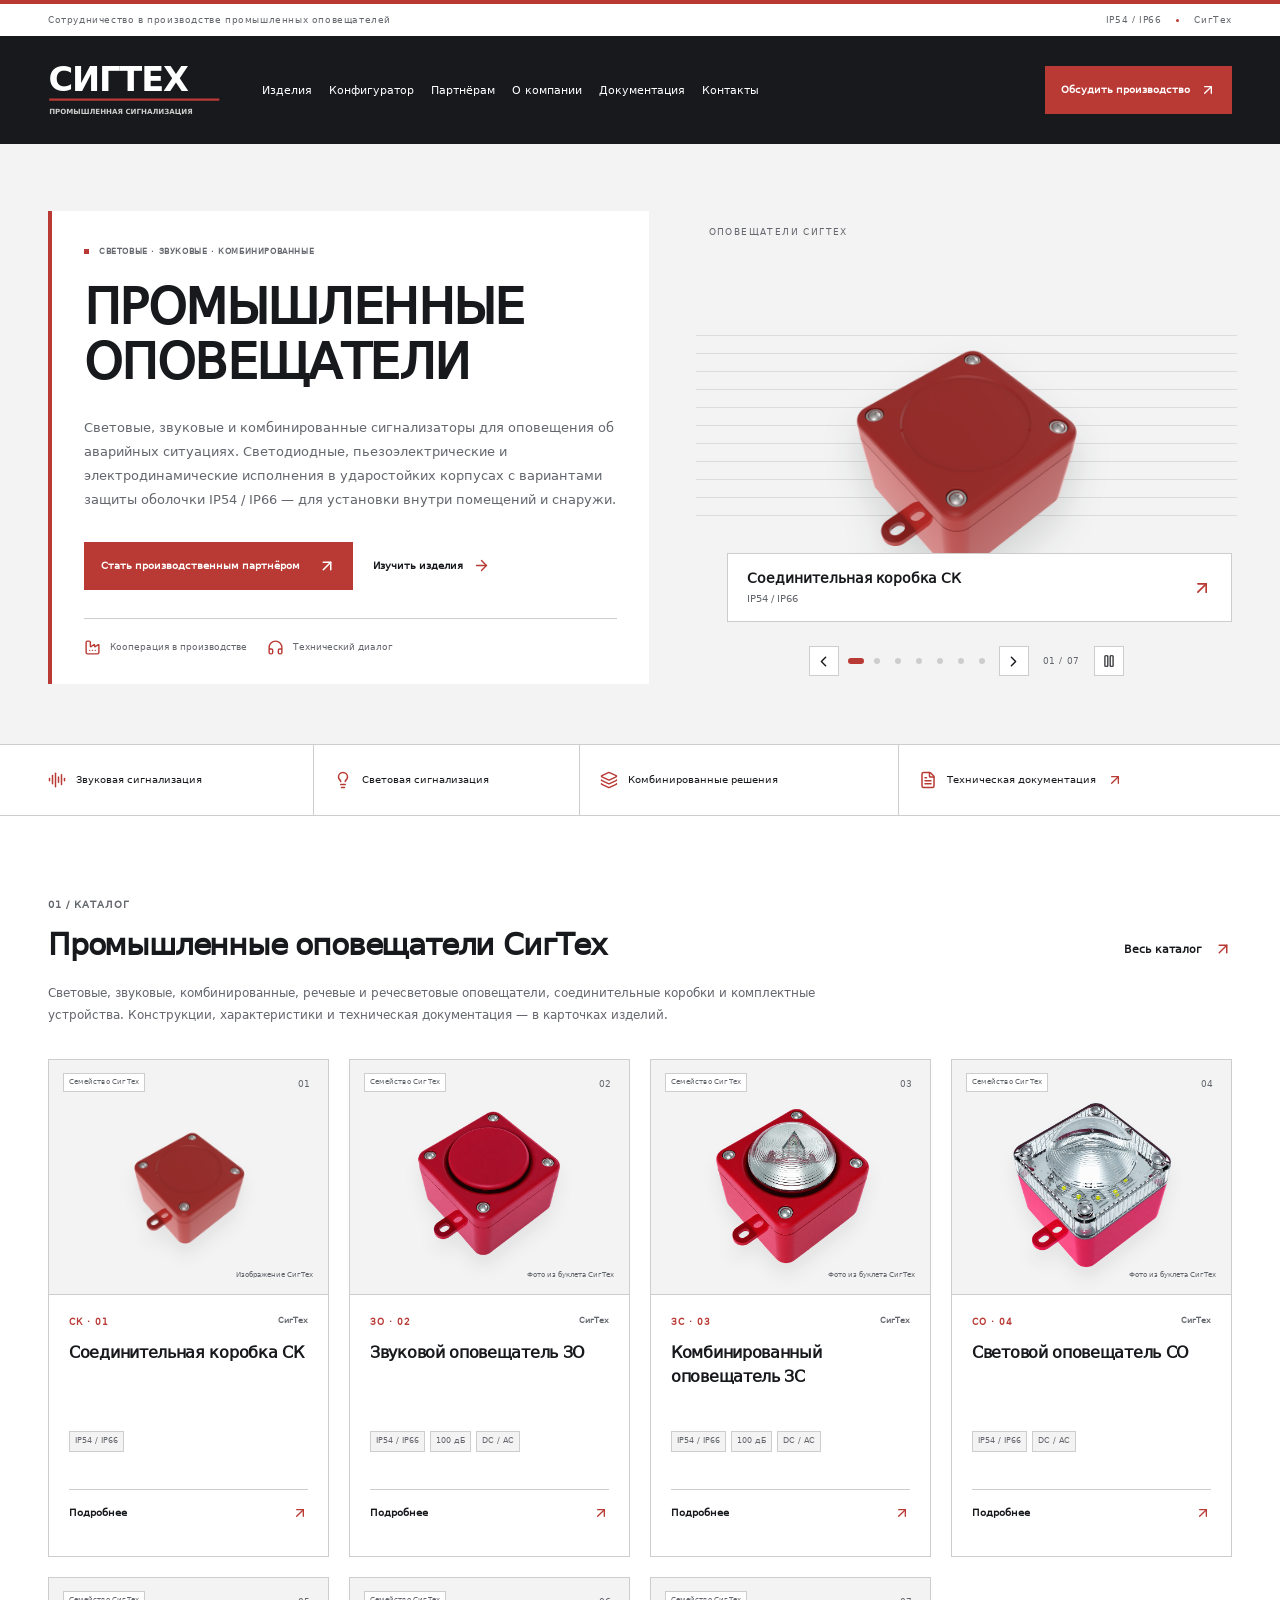
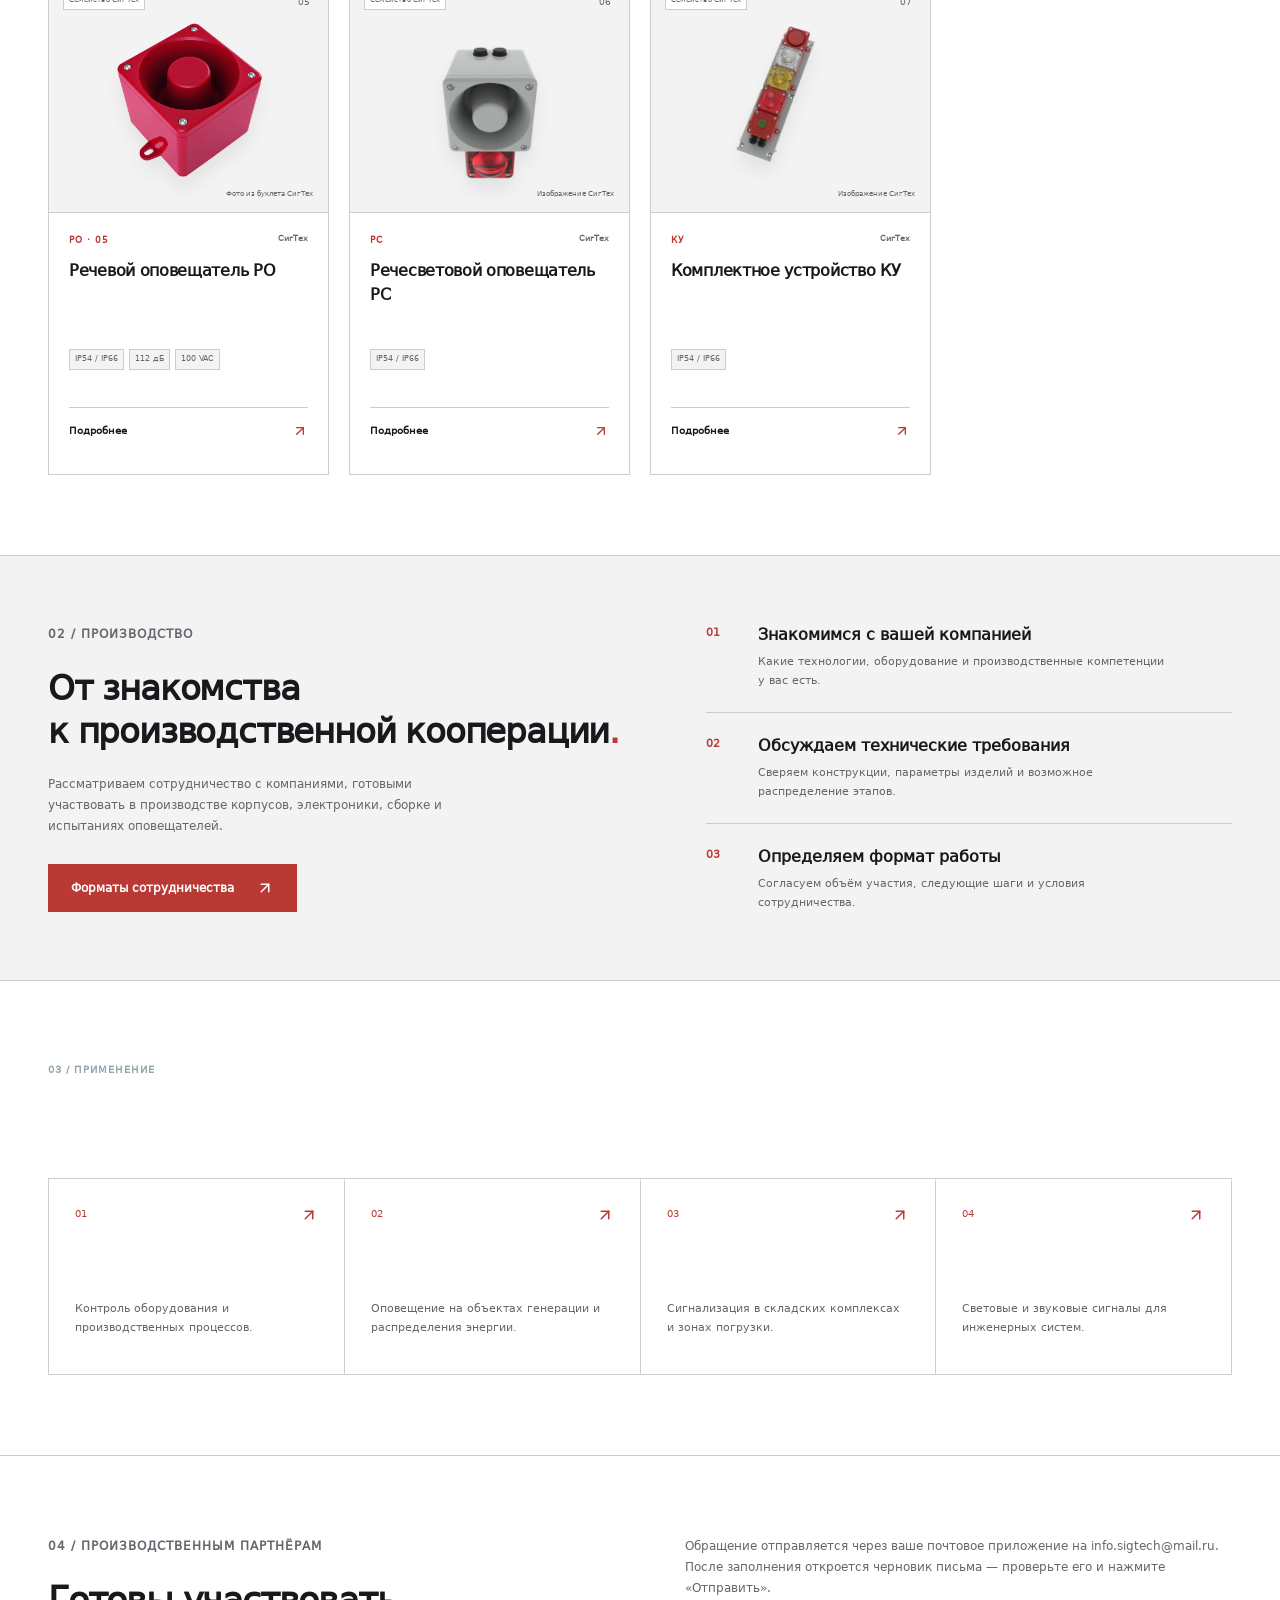
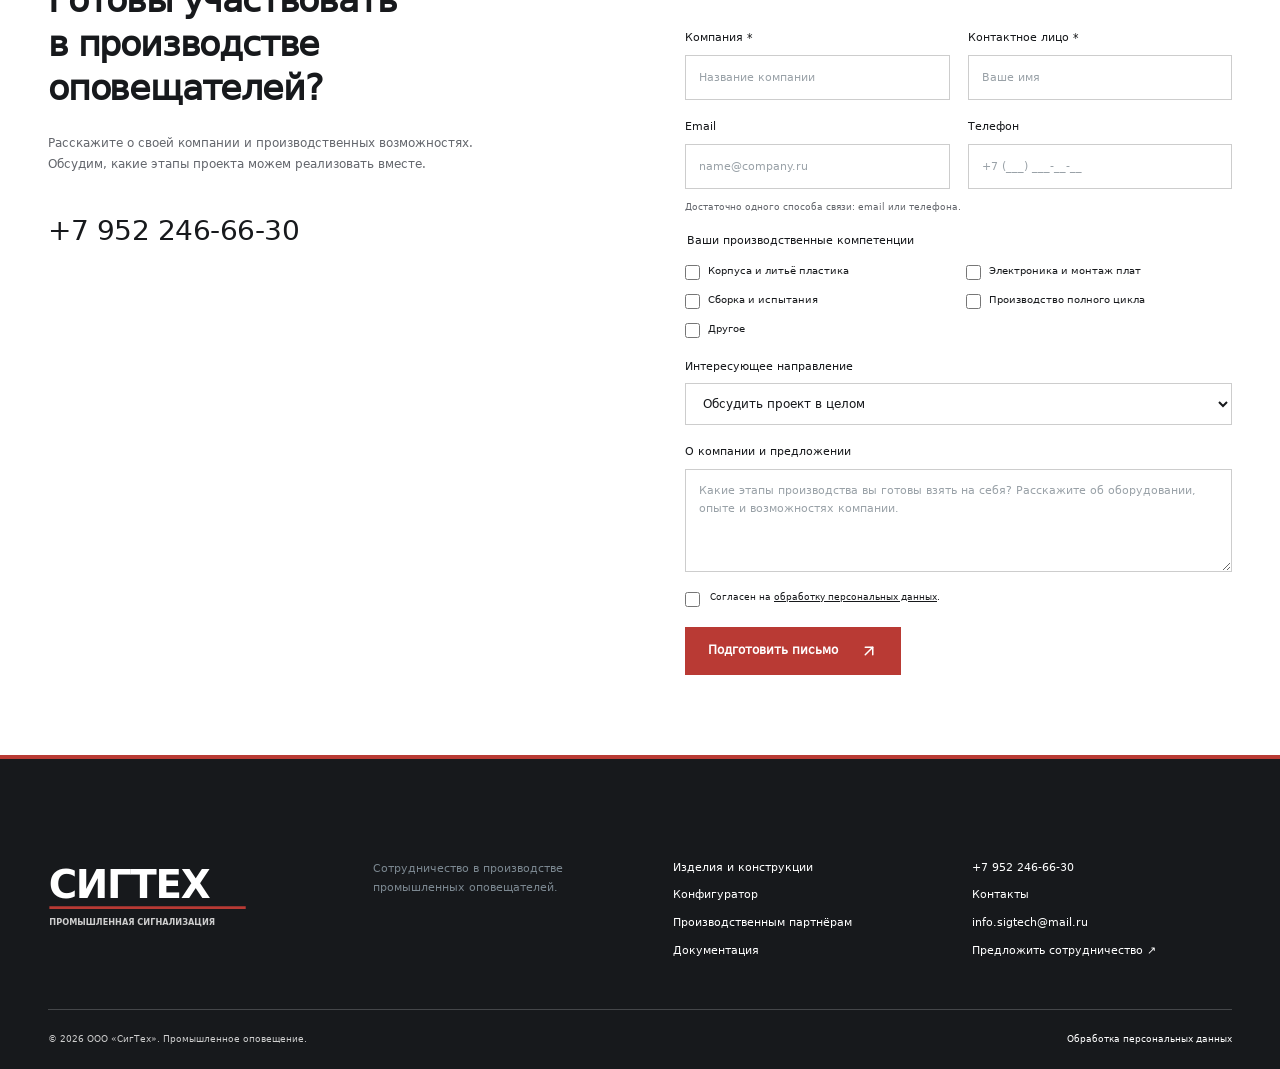
<file: index.html>
<!doctype html><html lang="ru"><head><meta charset="utf-8"><meta name="viewport" content="width=device-width,initial-scale=1"><meta name="description" content="Промышленные световые, звуковые и комбинированные оповещатели СигТех. Каталог и производственное сотрудничество."><title>СигТех — промышленные оповещатели</title><link rel="stylesheet" href="./style.css"></head><body><div id="root"></div><script src="./app.js" defer></script></body></html>
</file>
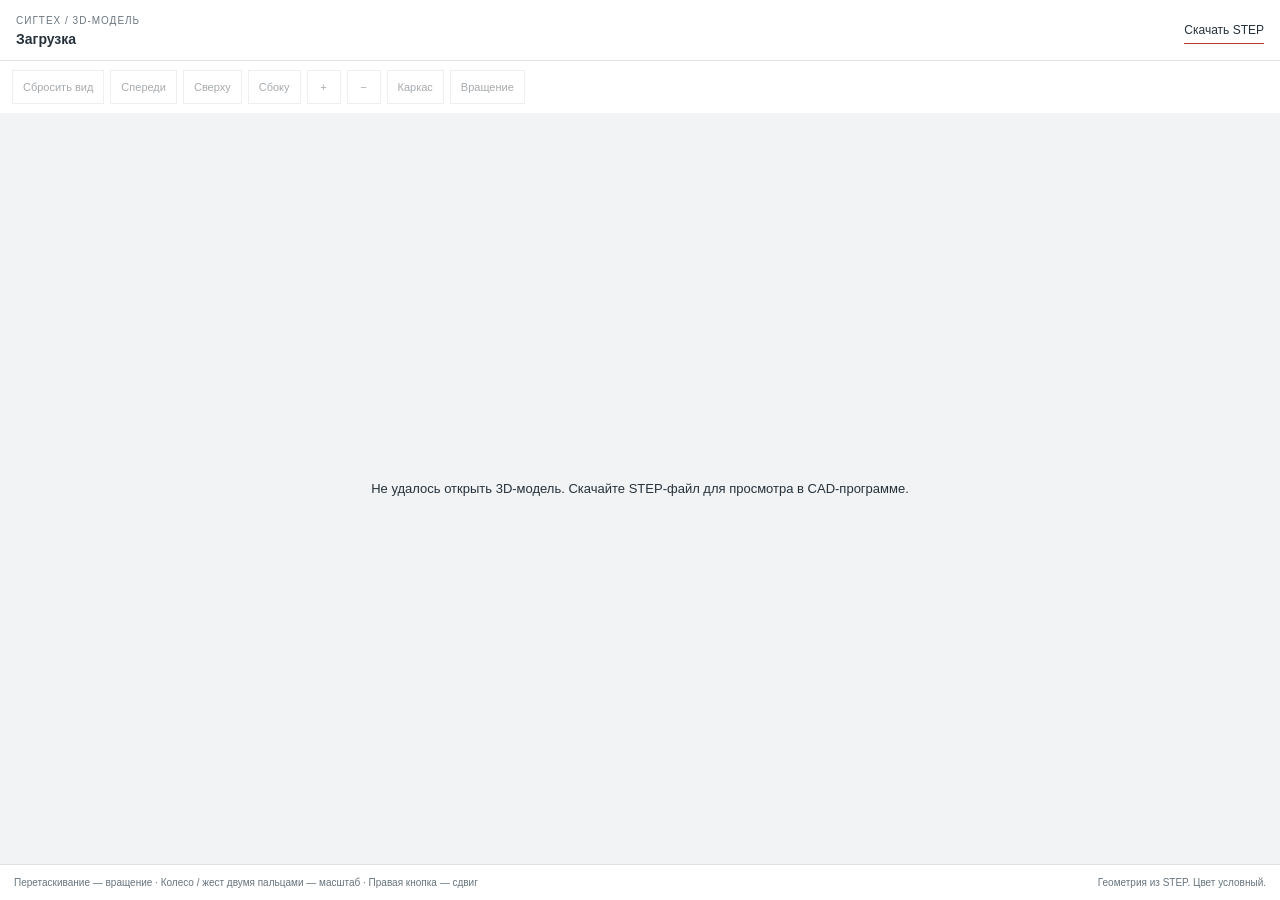
<file: viewer.html>
<!doctype html><html lang="ru"><head><meta charset="utf-8"><meta name="viewport" content="width=device-width,initial-scale=1"><title>СигТех — 3D-просмотр STEP-модели</title><style>
*{box-sizing:border-box}html,body{margin:0;height:100%;font-family:Arial,sans-serif;color:#25313b;background:#f1f3f4}body{display:flex;flex-direction:column}.bar{padding:13px 16px;display:flex;align-items:center;justify-content:space-between;gap:10px;background:white;border-bottom:1px solid #dde2e5;font-size:12px}.bar strong{display:block;margin-top:4px;font-size:14px}.bar small{font-size:10px;color:#6c7780;letter-spacing:1px}a{color:#25313b;text-decoration:none;border-bottom:1px solid #B93A34;padding:6px 0}.tools{display:flex;gap:6px;flex-wrap:wrap;padding:9px 12px;background:#fff}button{border:1px solid #d3d9dd;background:#fff;color:#25313b;min-height:34px;min-width:34px;padding:7px 10px;font-size:11px;cursor:pointer}button:hover,button[aria-pressed=true]{background:#B93A34;border-color:#B93A34}button:disabled{opacity:.4;cursor:default}button:focus-visible,a:focus-visible{outline:3px solid #B93A34;outline-offset:2px}#stage{flex:1;position:relative;min-height:180px;overflow:hidden}canvas{display:block;width:100%;height:100%;touch-action:none}#status{position:absolute;inset:0;display:flex;align-items:center;justify-content:center;padding:25px;text-align:center;font-size:13px;background:#f1f3f4;z-index:2}#status[hidden]{display:none}.hint{display:flex;justify-content:space-between;gap:12px;flex-wrap:wrap;padding:10px 14px;font-size:10px;color:#67747d;background:#fff;border-top:1px solid #dde2e5;line-height:1.5}
body.embedded #step-link,body.presentation .bar,body.presentation .hint{display:none}body.presentation .tools{background:#f1f3f4;padding:10px 14px}body.presentation #stage{min-height:150px}</style></head><body><header class="bar"><div><small>СИГТЕХ / 3D-МОДЕЛЬ</small><strong id="model-name">Загрузка</strong></div><a id="step-link" download>Скачать STEP</a></header><div class="tools" role="toolbar" aria-label="Управление 3D-моделью"><button disabled id="reset">Сбросить вид</button><button disabled id="front">Спереди</button><button disabled id="top">Сверху</button><button disabled id="side">Сбоку</button><button disabled id="zoom-in" aria-label="Приблизить">+</button><button disabled id="zoom-out" aria-label="Отдалить">−</button><button disabled id="wire" aria-pressed="false">Каркас</button><button disabled id="rotate" aria-pressed="false">Вращение</button></div><div id="stage"><div id="status" role="status">Загружаем геометрию STEP-модели…</div></div><footer class="hint"><span>Перетаскивание — вращение · Колесо / жест двумя пальцами — масштаб · Правая кнопка — сдвиг</span><span id="source-note">Геометрия из STEP. Цвет условный.</span></footer><script>const options=new URLSearchParams(location.search);if(options.get("presentation")==="1")document.body.classList.add("presentation");if(options.get("embedded")==="1")document.body.classList.add("embedded");</script><script src="./viewer.js" defer></script></body></html>
</file>
<file: style.css>
:root{--ink:#17191C;--orange:#B93A34;--muted:#64676D;--line:#CDCDCD;--pale:#F3F3F3}*{box-sizing:border-box}body{margin:0;font-family:'Golos Text',Arial,sans-serif;color:var(--ink);font-size:14px;line-height:1.6;background:#fff}a{color:inherit;text-decoration:none}button,input,select,textarea{font:inherit}button,a,input,textarea,select{-webkit-tap-highlight-color:transparent}button{cursor:pointer}button:disabled{opacity:.4;cursor:not-allowed}button{color:inherit}button:focus-visible,a:focus-visible,input:focus-visible,select:focus-visible,textarea:focus-visible{outline:3px solid #B93A34;outline-offset:4px}img{max-width:100%}h1,h2,h3,p{margin-top:0}h1{font-size:44px;line-height:1.16;font-weight:600;letter-spacing:-1.7px;margin-bottom:25px}h2{font-size:32px;line-height:1.25;font-weight:550;letter-spacing:-1px;margin-bottom:22px}h3{font-size:17px;line-height:1.4;font-weight:550}p{line-height:1.75}h2>span{color:var(--orange)}.wrap{max-width:1320px;padding:0 38px;margin:auto}.topbar{background:#f3f4f5;font-size:10px;color:#697178;border-bottom:1px solid var(--line)}.topbar .wrap{display:flex;justify-content:space-between;padding-top:8px;padding-bottom:8px}.topbar span:last-child{display:flex;gap:15px;align-items:center}.topbar i{width:3px;height:3px;background:var(--orange);border-radius:50%}header{background:white;position:relative;z-index:20;border-bottom:1px solid var(--line)}.header-inner{display:flex;gap:28px;height:94px;align-items:center;justify-content:space-between}.brand{display:flex;align-items:center;gap:10px;flex-shrink:0}.brand>span:last-child{font-size:28px;font-weight:750;letter-spacing:-1.1px;line-height:1.1}.brand small{display:block;font-size:6.6px;letter-spacing:1px;font-weight:500;margin-top:9px}.brand-icon{height:37px;width:36px;display:flex;gap:4px;align-items:center;transform:skew(-15deg)}.brand-icon i{width:7px;background:var(--orange);display:block}.brand-icon i:nth-child(1){height:17px}.brand-icon i:nth-child(2){height:33px}.brand-icon i:nth-child(3){height:24px}nav{display:flex;gap:25px;align-items:center}nav a{font-size:12px;font-weight:500;white-space:nowrap}nav a:hover,nav a.active{color:#c95b0b}.header-phone{font-size:12px;font-weight:600;white-space:nowrap}.btn{display:inline-flex;gap:22px;justify-content:center;align-items:center;min-height:48px;background:var(--orange);border:1px solid var(--orange);color:#141b22;padding:12px 22px;font-size:12px;font-weight:600;transition:background .2s;white-space:nowrap}.btn:hover{background:#ff8c33}.quote-btn{min-height:42px;padding:10px 15px;gap:12px}.quote-btn span{border-left:1px solid #9b4a1240;padding-left:12px;min-width:20px}.icon-btn{border:0;background:transparent;display:inline-flex;align-items:center;justify-content:center;min-width:40px;min-height:40px}.menu-toggle{display:none}.hero{background:#1c252c;color:white;position:relative;overflow:hidden}.hero-grid{position:absolute;inset:0;pointer-events:none;background-image:linear-gradient(#ffffff03 1px,transparent 1px),linear-gradient(90deg,#ffffff03 1px,transparent 1px);background-size:72px 72px}.hero-content{display:grid;grid-template-columns:1.12fr 1fr;min-height:590px}.hero-copy{padding:60px 0 0;position:relative;z-index:2}.eyebrow{font-size:10px;font-weight:550;letter-spacing:1.6px;color:#757f86;margin-bottom:22px;display:flex;align-items:center;gap:10px}.hero .eyebrow{color:#b2bbc1;font-size:9px}.eyebrow>span{height:5px;width:5px;background:var(--orange)}.hero h1{font-size:60px;line-height:1.08;letter-spacing:-2.5px;font-weight:500;margin-bottom:23px}.hero h1 em{font-style:normal;color:var(--orange)}.hero-desc{font-size:13px;line-height:1.8;max-width:390px;color:#aeb7bd;margin-bottom:30px}.hero-actions{display:flex;align-items:center;gap:28px;flex-wrap:wrap}.text-link{font-size:11px;font-weight:500;display:inline-flex;align-items:center;gap:12px;color:#e5e9ec;white-space:nowrap}.text-link:hover{color:var(--orange)}.text-link.dark{color:var(--ink)}.hero-foot{border-top:1px solid #ffffff18;display:flex;gap:28px;margin-top:44px;padding-top:22px;font-size:10px;color:#aab4bb}.hero-foot span{display:flex;align-items:center;gap:9px}.hero-foot svg{color:var(--orange)}.hero-art{position:relative;display:flex;align-items:center;justify-content:center;min-width:0}.hero-art>img{width:91%;image-rendering:auto;position:relative;z-index:1;transform:rotate(-6deg);filter:drop-shadow(20px 30px 20px #0008);margin-top:30px}.orbit{position:absolute;border:1px solid #ffffff10;border-radius:50%;width:425px;height:425px;left:50%;top:50%;transform:translate(-50%,-44%)}.o2{width:305px;height:305px;border-style:dashed}.art-cross{position:absolute;right:3px;top:48px;color:#65717a;font-size:20px}.art-caption{position:absolute;top:45px;left:50px;font-size:10px;z-index:2}.art-caption>span{display:block;color:#84929c;font-size:7px;letter-spacing:1.5px;margin-bottom:9px}.art-caption strong{font-weight:400;color:#b1bcc3;line-height:1.6}.art-link{display:flex;position:absolute;bottom:73px;right:0;background:#28343eaa;backdrop-filter:blur(10px);border:1px solid #ffffff20;padding:15px 18px;width:235px;justify-content:space-between;z-index:3}.art-link span{font-size:17px;font-weight:500}.art-link small{display:block;font-size:9px;color:#acb7bd;margin-top:3px}.art-link svg{color:var(--orange)}.art-coordinate{position:absolute;bottom:24px;right:0;font-size:7px;letter-spacing:1.3px;color:#6e7d87}.service-strip{background:#26313a;color:#c4cdd2}.service-strip .wrap{display:grid;grid-template-columns:1fr 1fr 1.2fr 1.25fr}.service-strip span,.service-strip a{display:flex;gap:10px;align-items:center;font-size:10px;padding:23px 20px;border-right:1px solid #ffffff10}.service-strip span:first-child{padding-left:0}.service-strip svg{width:18px;color:#f08b41}.service-strip a{border-right:0}.section{padding-top:70px;padding-bottom:70px}.section-head{display:flex;justify-content:space-between;gap:25px;align-items:flex-end;margin-bottom:30px}.section-head h2,.section-head h1{margin-bottom:0}.section-head .text-link{padding-bottom:5px}.section-head .eyebrow{margin-bottom:14px}.category-grid{display:grid;grid-template-columns:repeat(5,minmax(0,1fr));border:1px solid var(--line)}.category-card{padding:25px 23px 20px;border-right:1px solid var(--line);background:#fff;transition:background .2s}.category-card:hover{background:var(--pale)}.category-top{display:flex;justify-content:space-between;align-items:flex-start;margin-bottom:28px}.category-top svg{width:31px;height:31px}.category-top span{font-size:9px;color:#9ca3a9}.category-card h3{font-size:15px;line-height:1.4;min-height:43px;margin-bottom:20px}.category-bottom{display:flex;align-items:center;justify-content:space-between}.category-bottom small{color:#858d94;font-size:10px}.category-bottom svg{color:#d46a20}.manufacture{background:#f1f3f4}.manufacture-inner{padding-top:60px;padding-bottom:60px;display:grid;grid-template-columns:1.1fr 1fr;gap:120px}.manufacture h2{font-size:37px}.manufacture p{font-size:12px;color:#75818a;max-width:410px}.manufacture .btn{margin-top:15px}.process>div{padding:0 0 22px 52px;position:relative;border-bottom:1px solid #d9dfe3;margin-bottom:22px}.process>div:last-child{margin-bottom:0;border:0;padding-bottom:0}.process span{position:absolute;left:0;top:0;color:#d86616;font-size:11px}.process h3{margin-bottom:5px;font-size:15px}.process p{margin:0;font-size:11px}.demo-note{font-size:10px;line-height:1.6;color:#7c858c;max-width:760px;margin-bottom:22px}.product-grid{display:grid;grid-template-columns:repeat(3,minmax(0,1fr));gap:22px}.product-card{min-width:0;border:1px solid var(--line);background:white}.product-visual{background:#f1f3f4;height:240px;position:relative;display:flex;justify-content:center;align-items:center;overflow:hidden}.product-visual>img{height:175px;width:auto;max-width:70%;object-fit:contain;transition:transform .25s}.product-visual:hover>img{transform:scale(1.06)}.visual-1>img{filter:saturate(.15)}.visual-2>img{transform:rotate(8deg)}.visual-2:hover>img{transform:rotate(8deg) scale(1.06)}.badge{position:absolute;left:17px;top:17px;padding:4px 8px;font-size:8px;letter-spacing:.2px;background:white;z-index:2}.badge.own{background:#e8ecea;color:#4f6960}.visual-no{position:absolute;top:17px;right:18px;color:#9ba4aa;font-size:9px}.demo-tag{position:absolute;right:15px;bottom:12px;color:#90999f;font-size:8px}.product-info{padding:22px}.micro{font-size:10px;letter-spacing:.6px;display:flex;justify-content:space-between;color:#6f7b83;margin-bottom:10px}.micro span{font-size:8px;letter-spacing:0;color:#889299}.product-info h3{font-size:17px;line-height:1.45;min-height:48px;margin-bottom:20px}.spec-line{display:flex;gap:7px;flex-wrap:wrap;margin-bottom:20px}.spec-line span{background:#f2f4f5;font-size:9px;padding:4px 7px;color:#626e77}.card-bottom{display:flex;justify-content:space-between;align-items:center;border-top:1px solid var(--line);padding-top:16px}.card-bottom>a:first-child{display:flex;gap:7px;align-items:center;font-size:10px}.add-small{height:32px;width:32px;background:#fff2e8;display:flex;align-items:center;justify-content:center;color:#B93A34}.industries{background:#1e2931;color:#fff}.industries .eyebrow{color:#95a4ad}.industry-grid{display:grid;grid-template-columns:repeat(4,minmax(0,1fr));gap:35px;margin-top:40px}.industry-grid>div{border-top:1px solid #ffffff30;padding-top:20px}.industry-grid>div>span{display:flex;justify-content:space-between;color:#8296a3;font-size:10px;margin-bottom:36px}.industry-grid svg{color:var(--orange)}.industry-grid h3{font-size:18px}.industry-grid p{font-size:11px;color:#a1afb9}.contact-split{display:grid;grid-template-columns:1fr 1fr;gap:90px}.contact-split h2{font-size:35px}.contact-split p{font-size:12px;color:#7b858d}.big-phone{font-size:27px;display:block;margin-top:34px;font-weight:550}.big-email{display:block;margin-top:15px}.contact-details{border-top:1px solid var(--line);padding-top:30px;margin-top:35px}.request-form{display:flex;flex-direction:column;gap:18px}.form-grid{display:grid;grid-template-columns:1fr 1fr;gap:18px}label{display:flex;flex-direction:column;gap:8px;font-size:11px;font-weight:500;min-width:0}input,textarea,select{border:1px solid #dce1e5;border-radius:0;background:white;padding:12px 13px;width:100%;min-width:0;color:var(--ink);font-size:12px;outline-offset:2px}textarea{resize:vertical}input::placeholder,textarea::placeholder{color:#9aa2a8;font-size:11px}input[type=checkbox]{width:15px;height:15px;accent-color:var(--orange);flex-shrink:0;margin:2px 0}input[type=range]{padding:0;accent-color:var(--orange)}.request-form>.btn{align-self:flex-start;min-width:200px}.consent{flex-direction:row;font-weight:400;color:#7c858c;font-size:9px;line-height:1.6;align-items:flex-start;gap:10px}.consent a{text-decoration:underline}.honeypot{position:absolute;width:1px;height:1px;overflow:hidden;left:-9999px}.muted{color:#7b858e;font-size:11px}.request-form>small{margin-top:-7px;font-size:9px}.form-error{font-size:12px!important;color:#a72f29!important;background:#fff0ed;padding:12px;border:1px solid #efc8c0}.upload-label{border:1px dashed #c8d1d7;padding:15px}.upload-label input{border:0;padding:4px 0;font-size:10px}.upload-label small{color:#7b858c;font-size:9px}.form-box{padding:30px;background:var(--pale);border:1px solid var(--line)}.form-box h2{font-size:22px}.inner{min-height:65vh}.breadcrumbs{font-size:10px;color:#8c969c;display:flex;align-items:center;gap:10px;margin-bottom:40px}.breadcrumbs a{color:#596772}.intro{font-size:14px;color:#6f7b84;max-width:760px;margin-bottom:35px}.catalog-search{display:flex;align-items:center;gap:15px;padding:9px 10px 9px 18px;background:#f2f4f6;border:1px solid var(--line);margin-bottom:30px}.catalog-search input{border:0;background:transparent;padding:8px 0;font-size:13px;flex:1}.catalog-search svg{flex-shrink:0}.catalog-search .btn{min-height:41px}.catalog-layout{display:grid;grid-template-columns:225px minmax(0,1fr);gap:36px}.filter-panel{border:1px solid var(--line);padding:20px;align-self:start}.filter-title{display:flex;align-items:center;justify-content:space-between;margin-bottom:25px}.filter-title h3{font-size:16px;margin:0}.link{color:#b65611;font-size:11px;background:none;border:0;padding:0}.filter-panel label{margin-bottom:20px}.filter-panel select{font-size:10px;padding:10px 6px}.filter-panel fieldset{border:0;padding:0;margin:0 0 20px}.filter-panel legend{font-size:11px;font-weight:500;margin-bottom:14px}.filter-panel .check-label{display:flex;flex-direction:row;gap:9px;align-items:center;font-size:10px;font-weight:400;margin-bottom:10px}.results-bar{display:flex;justify-content:space-between;align-items:center;margin-bottom:18px;font-size:11px;gap:12px}.sort-label{display:flex;flex-direction:row;align-items:center;gap:8px;font-size:10px}.sort-label select{font-size:10px;border:0;background:var(--pale);padding:10px}.catalog-products{gap:16px}.catalog-products .product-visual{height:185px}.catalog-products .product-visual img{height:135px}.catalog-products .product-info{padding:17px}.catalog-products .product-info h3{font-size:14px;min-height:42px}.catalog-products .micro{font-size:9px}.catalog-products .micro span{display:none}.filter-chip{display:inline-flex;align-items:center;gap:10px;border:0;padding:7px 10px;background:#FAEFEE;color:#a95417;font-size:10px;margin-bottom:17px}.filter-toggle,.mobile-only{display:none}.empty{text-align:center;padding:65px 20px;display:flex;flex-direction:column;align-items:center;gap:10px}.empty>svg{color:#b1bcc5;margin-bottom:15px}.empty h2{font-size:25px}.empty p{color:#7f8a91;font-size:12px}.empty .btn{margin-top:15px}.pagination{display:flex;justify-content:center;gap:8px;margin-top:30px}.pagination button{border:1px solid var(--line);background:white;min-width:38px;min-height:38px}.selected{border-color:var(--orange)!important;background:#fff3e9!important}.product-detail{display:grid;grid-template-columns:1fr 1fr;gap:65px}.detail-photo{position:relative;background:var(--pale);min-height:450px;display:flex;flex-direction:column;align-items:center;justify-content:center}.detail-photo button{width:100%;height:90%;background:none;border:0;cursor:zoom-in}.detail-photo img{height:290px;max-width:80%;object-fit:contain}.photo-label{position:absolute;bottom:20px;left:20px;right:20px;font-size:9px;color:#8a959d;display:flex;justify-content:space-between}.detail-copy h1{font-size:35px}.detail-copy .eyebrow{margin-bottom:14px;font-size:9px}.detail-specs{display:flex;gap:35px;border-top:1px solid var(--line);border-bottom:1px solid var(--line);padding:20px 0;margin:25px 0}.detail-specs span{font-size:9px;color:#7b858c}.detail-specs strong{font-size:20px;display:block;color:var(--ink);font-weight:500}.detail-copy h3{font-size:14px}.input-title{font-size:10px;color:#7c878f;margin:20px 0 10px}.options{display:flex;gap:8px;flex-wrap:wrap}.options button{border:1px solid var(--line);background:white;padding:9px 13px;display:flex;align-items:center;gap:6px;font-size:11px;min-height:40px}.options button:disabled{text-decoration:line-through}.color-dot{width:10px;height:10px;border-radius:50%}.sku{background:var(--pale);padding:13px 15px;display:flex;justify-content:space-between;font-size:10px;color:#75818a;margin-top:25px;gap:10px}.sku code{color:var(--ink);font-size:11px;overflow-wrap:anywhere}.detail-add{display:flex;gap:15px;margin:20px 0 12px}.quantity{display:flex;border:1px solid var(--line);align-items:center;max-width:130px;background:white;flex-shrink:0;height:47px}.quantity button{border:0;background:none;display:flex;align-items:center;justify-content:center;min-width:33px;height:44px}.quantity input{border:0;text-align:center;padding:0;width:48px;-moz-appearance:textfield;font-size:12px}.quantity input::-webkit-inner-spin-button{appearance:none}.tabs{display:flex;gap:35px;border-bottom:1px solid var(--line);margin-top:55px;overflow:auto}.tabs button{border:0;border-bottom:2px solid transparent;background:none;padding:16px 0;font-size:12px;white-space:nowrap}.tabs button.active{border-bottom-color:var(--orange)}.tab-content{padding:32px 0 40px;max-width:850px;min-height:240px}.tab-content h2{font-size:24px}.tab-content p{font-size:13px;color:#6b7882}.table-scroll{overflow:auto}table{border-collapse:collapse;width:100%;font-size:12px}th,td{border-bottom:1px solid var(--line);text-align:left;padding:13px 15px}th{font-weight:400;color:#74818a;background:var(--pale);width:50%}.document-group{margin:35px 0}.document-group h2{font-size:23px}.document-row{display:flex;align-items:center;gap:18px;border:1px solid var(--line);padding:20px;margin-top:-1px;font-size:12px}.document-row>svg:first-child{color:#dc7428}.document-row>svg:last-child{margin-left:auto}.document-row small{display:block;color:#85919a;font-size:10px;margin-top:5px}.notice{font-size:11px;padding:14px 30px;background:#fff4e8;color:#805320}.notice.inline{padding:22px;margin-top:40px;border-left:2px solid var(--orange)}.heading-count{font-size:16px;background:var(--pale);display:inline-flex;width:34px;height:34px;align-items:center;justify-content:center;margin-left:20px;vertical-align:middle;letter-spacing:0}.quote-layout{display:grid;grid-template-columns:minmax(0,1.25fr) minmax(0,1fr);gap:40px}.quote-table-head{display:flex;justify-content:space-between;border-bottom:1px solid var(--line);padding:15px 0;font-size:10px;color:#7e8b95}.quote-row{display:flex;align-items:center;gap:15px;padding:22px 0;border-bottom:1px solid var(--line);margin-bottom:18px}.quote-row img{width:60px;height:65px;object-fit:contain}.quote-row>div:nth-child(2){flex:1;min-width:0}.quote-row h3{font-size:12px;margin-bottom:5px}.quote-row code{font-size:9px;overflow-wrap:anywhere}.quote-row p{font-size:9px;color:#85919b;margin:4px 0 0}.quote-row .quantity{height:37px;max-width:100px}.quote-row .quantity button{min-width:28px;height:35px}.quote-row .quantity input{width:38px}.quote-row>.icon-btn{min-width:25px}.quote-note{display:flex;gap:15px;margin-top:40px;padding:18px;background:var(--pale);color:#8c969d}.quote-note p{font-size:10px;margin:0}.quote-note svg{flex-shrink:0}.about-grid{display:grid;grid-template-columns:1.1fr 1fr;gap:90px;margin-top:40px}.about-grid h2{font-size:24px;margin-top:30px}.about-grid p{font-size:13px;color:#72808b}.about-art{background:var(--pale);padding:50px;display:flex;flex-direction:column;align-items:center}.about-art img{max-height:300px}.about-art small{font-size:10px;color:#919ba1;margin-top:35px}.legal{max-width:800px}.legal h2{font-size:24px;margin-top:35px}.legal p{color:#72808a}.success{max-width:650px;text-align:center;margin:20px auto 50px}.success>svg{color:#6a9273;margin-bottom:25px}.success .eyebrow{justify-content:center}.success strong{font-size:24px;letter-spacing:1px;display:block;margin-bottom:25px}.success p{color:#7e8b95}.success .btn{margin-top:20px}.admin-form{max-width:800px;display:flex;flex-direction:column;gap:22px;margin-top:30px}.admin-form h3{margin:10px 0 0}.admin-image{width:90px}.admin-product{display:flex;justify-content:space-between;align-items:center;width:100%;padding:22px;border:1px solid var(--line);background:white;margin-top:-1px;text-align:left;gap:20px}.admin-product small{display:block;font-size:10px;color:#7c8991;margin-top:7px}.admin-product>span:last-child{display:flex;align-items:center;gap:20px;font-size:11px}.admin-quote{border:1px solid var(--line);padding:22px;margin-bottom:15px}.admin-quote summary{display:flex;justify-content:space-between;gap:20px;cursor:pointer;font-size:12px}.admin-quote p{font-size:12px}.admin-quote .hero-actions{margin-top:25px}.variant-row{display:flex;gap:15px;align-items:flex-end}.variant-row label{flex:1}.secondary{border:1px solid var(--line);background:white}.lightbox{position:fixed;inset:0;background:#17212bea;backdrop-filter:blur(8px);z-index:100;display:flex;align-items:center;justify-content:center}.lightbox>button{position:absolute;top:25px;right:25px;background:#fff;color:#17191C}.lightbox>img{width:500px;max-width:80vw;max-height:80vh;object-fit:contain;image-rendering:auto}.toast{position:fixed;bottom:25px;left:50%;transform:translateX(-50%);background:white;color:var(--ink);box-shadow:0 8px 40px #0002;display:flex;align-items:center;gap:12px;padding:18px 20px;border:1px solid var(--line);font-size:11px;z-index:90;max-width:95vw}.toast>svg{color:#6e9278;flex-shrink:0}.toast a{white-space:nowrap;color:#b65511}.toast button{border:0;background:none;display:flex}footer{background:#f0f2f3}.footer-top{display:grid;grid-template-columns:1.1fr 1fr 1fr 1fr;gap:50px;padding:50px 0}.footer-top .brand{align-self:start}.footer-top p{font-size:11px;color:#7b8790}.footer-top>div{display:flex;flex-direction:column;gap:10px;font-size:11px}.footer-bottom{display:flex;justify-content:space-between;gap:20px;border-top:1px solid #dce1e4;padding:22px 0;color:#8a959d;font-size:9px}
@media(min-width:1441px){.hero-content{min-height:650px}.hero-copy{padding-top:75px}.hero h1{font-size:68px}}
@media(max-width:1200px){.wrap{padding-left:28px;padding-right:28px}.header-inner{gap:20px}nav{gap:18px}.header-phone{display:none}.hero h1{font-size:54px}.hero-actions{gap:20px}.hero .text-link{font-size:10px}.manufacture-inner{gap:60px}.product-grid{gap:18px}.service-strip span,.service-strip a{font-size:9px;padding:20px 12px}.contact-split{gap:55px}.catalog-layout{gap:24px;grid-template-columns:210px minmax(0,1fr)}.catalog-products{grid-template-columns:repeat(2,minmax(0,1fr))}.detail-copy h1{font-size:30px}.product-detail{gap:40px}.footer-top{gap:30px}.quote-layout{grid-template-columns:1fr 1fr;gap:25px}.form-box{padding:23px}}
@media(max-width:950px){nav{gap:13px}nav a{font-size:10px}.brand>span:last-child{font-size:24px}.brand small{font-size:5.8px}.header-inner{gap:15px}.quote-btn{font-size:10px;padding:9px 12px}.hero-content{min-height:550px}.hero h1{font-size:48px}.hero-copy{padding-top:52px}.hero-foot{gap:15px;font-size:8px}.hero-art>img{width:110%;max-width:110%}.orbit{width:340px;height:340px}.o2{width:230px;height:230px}.art-caption{left:20px}.hero-actions{gap:18px}.hero-actions>.btn{font-size:11px;padding:12px 16px}.art-link{bottom:70px;width:190px}.service-strip span,.service-strip a{font-size:8px}.category-card{padding:22px 15px}.category-card h3{font-size:12px}.manufacture h2{font-size:31px}.industry-grid{gap:25px}.industry-grid h3{font-size:16px}.contact-split h2{font-size:29px}.contact-split{gap:40px}.form-grid{gap:14px}.product-detail{gap:30px}.detail-photo{min-height:390px}.detail-specs{gap:20px}.quote-layout{grid-template-columns:1fr}.quote-layout .form-box{max-width:680px}.about-grid{gap:40px}.footer-top{grid-template-columns:1fr 1fr;gap:35px}}
@media(max-width:760px){.wrap{padding-left:20px;padding-right:20px}.topbar .wrap{font-size:8px;justify-content:center}.topbar span:last-child{display:none}.header-inner{height:76px;gap:12px}.brand>span:last-child{font-size:25px}.brand small{font-size:5.5px;letter-spacing:.7px}.brand-icon{width:27px;gap:3px;height:30px}.brand-icon i{width:6px}.brand-icon i:nth-child(2){height:29px}.brand-icon i:nth-child(3){height:21px}.quote-btn{margin-left:auto;font-size:9px;min-height:36px;padding:8px 10px;gap:8px}.quote-btn span{padding-left:8px;min-width:14px}.menu-toggle{display:flex;min-width:28px;padding:0}.menu-toggle svg{width:22px}nav{display:none}nav.open{position:absolute;top:76px;left:0;right:0;display:flex;flex-direction:column;align-items:stretch;background:white;padding:20px;box-shadow:0 15px 20px #0001;gap:0}nav.open a{font-size:14px;padding:13px;border-bottom:1px solid var(--line)}.hero-content{grid-template-columns:1fr;min-height:0}.hero-copy{padding-top:40px}.hero .eyebrow{font-size:8px;letter-spacing:1px}.hero h1{font-size:49px;letter-spacing:-2px;line-height:1.08}.hero-desc{font-size:12px;max-width:390px}.hero-actions{gap:23px}.hero-actions>.btn{font-size:11px;gap:20px}.hero .text-link{font-size:10px}.hero-foot{font-size:9px;gap:22px;margin-top:30px;padding-top:18px}.hero-art{height:360px;margin:10px 0 20px}.hero-art>img{height:310px;width:310px;max-width:88%;object-fit:contain;transform:rotate(-6deg);margin-top:5px}.orbit{width:310px;height:310px}.o2{width:220px;height:220px}.art-caption{top:15px;left:0}.art-caption strong{font-size:9px}.art-caption>span{font-size:6px}.art-link{right:0;bottom:25px;width:180px;padding:12px}.art-link span{font-size:14px}.art-coordinate{bottom:0;font-size:6px}.art-cross{top:20px}.service-strip .wrap{grid-template-columns:1fr 1fr}.service-strip span,.service-strip a{font-size:9px;padding:17px 8px;border-bottom:1px solid #ffffff10}.service-strip span:first-child{padding-left:8px}.service-strip svg{width:16px}.service-strip span:nth-child(2){border-right:0}.section{padding-top:44px;padding-bottom:44px}.section-head{align-items:flex-start;gap:18px;flex-wrap:wrap;margin-bottom:25px}.section-head .text-link{font-size:10px}h1{font-size:34px;letter-spacing:-1px}h2{font-size:26px;letter-spacing:-.7px}.eyebrow{font-size:8px;letter-spacing:1.3px;margin-bottom:16px}.category-grid{grid-template-columns:1fr 1fr}.category-card{border-bottom:1px solid var(--line);padding:23px 20px}.category-card:nth-child(2n){border-right:0}.category-card h3{font-size:14px;min-height:40px}.category-top{margin-bottom:20px}.category-top svg{width:28px;height:28px}.category-bottom small{font-size:9px}.manufacture-inner{grid-template-columns:1fr;padding-top:44px;padding-bottom:44px;gap:38px}.manufacture h2{font-size:30px}.process>div{padding-left:42px}.product-grid{grid-template-columns:1fr;gap:22px}.product-visual{height:240px}.product-visual img{height:180px}.product-info{padding:22px}.product-info h3{min-height:0;font-size:18px}.industry-grid{grid-template-columns:1fr 1fr;gap:28px 25px}.industry-grid>div>span{margin-bottom:22px}.industry-grid h3{font-size:16px}.industry-grid p{font-size:10px}.contact-split{grid-template-columns:1fr;gap:35px}.contact-split h2{font-size:29px}.big-phone{font-size:27px;margin-top:25px}.form-box{padding:22px 18px}.form-grid{gap:16px 12px}.form-grid input{padding:11px 10px;font-size:11px}.form-grid input::placeholder{font-size:10px}.request-form{gap:17px}.request-form>.btn{width:100%}.breadcrumbs{margin-bottom:28px;font-size:9px}.catalog-search{gap:10px;padding:8px 8px 8px 12px}.catalog-search>svg{width:18px}.catalog-search input{font-size:11px}.catalog-search .btn{padding:9px 12px;gap:7px;font-size:10px}.catalog-search .btn svg{display:none}.catalog-layout{grid-template-columns:1fr}.filter-panel{display:none}.filter-panel.shown{display:block;position:fixed;inset:0 0 0 auto;width:min(340px,100%);z-index:60;overflow-y:auto;background:white;box-shadow:-20px 0 50px #0003;padding:26px}.filter-panel.shown .mobile-only{display:flex}.filter-toggle{display:flex;gap:6px;align-items:center;background:white;border:1px solid var(--line);padding:10px;font-size:10px}.sort-label{font-size:0;gap:0}.sort-label select{font-size:9px;max-width:140px;padding:10px 7px}.results-bar{gap:8px}.results-bar>span{font-size:10px}.catalog-products{gap:10px;grid-template-columns:repeat(2,minmax(0,1fr))}.catalog-products .product-visual{height:158px}.catalog-products .product-visual img{height:115px}.catalog-products .product-info{padding:13px}.catalog-products .product-info h3{font-size:12px;min-height:50px;margin-bottom:13px}.catalog-products .badge{font-size:6px;left:10px;top:10px;padding:3px 5px}.catalog-products .visual-no{display:none}.catalog-products .demo-tag{font-size:6px;right:8px;bottom:8px}.catalog-products .spec-line{gap:4px;margin-bottom:14px}.catalog-products .spec-line span{font-size:7px;padding:3px 4px}.catalog-products .micro{font-size:8px}.catalog-products .card-bottom{padding-top:12px}.catalog-products .card-bottom>a:first-child{font-size:8px;gap:2px}.catalog-products .add-small{width:27px;height:27px}.product-detail{grid-template-columns:1fr;gap:30px}.detail-photo{min-height:330px}.detail-photo img{height:235px}.detail-copy h1{font-size:31px}.detail-copy .eyebrow{font-size:9px}.detail-add>.btn{flex:1}.detail-specs{gap:30px}.tabs{margin-top:35px;gap:25px}.tabs button{font-size:11px}.tab-content h2{font-size:23px}.tab-content p{font-size:12px}.document-row{padding:17px 13px;gap:12px;font-size:11px}.document-group h2{font-size:21px}.intro{font-size:12px;margin-bottom:25px}.quote-row{flex-wrap:wrap;gap:10px}.quote-row>div:nth-child(2){flex-basis:calc(100% - 80px)}.quote-row .quantity{margin-left:70px}.quote-row>.icon-btn{margin-left:auto}.quote-note{margin-top:25px}.quote-layout{gap:30px}.quote-table-head{font-size:9px}.about-grid{grid-template-columns:1fr;gap:35px}.about-art{padding:35px}.legal p{font-size:12px}.legal h2{font-size:23px}.success strong{font-size:17px}.success h1{font-size:32px}.success p{font-size:12px}.footer-top{grid-template-columns:1fr 1fr;padding:35px 0;gap:30px 20px}.footer-top p{font-size:10px}.footer-top>div{font-size:10px}.footer-bottom{flex-direction:column;gap:10px;padding:20px 0;font-size:8px}.toast{font-size:10px;padding:14px;gap:8px;width:calc(100% - 28px);bottom:15px;flex-wrap:wrap}.toast a{margin-left:26px}.toast button{margin-left:auto}.variant-row{flex-wrap:wrap}.variant-row label{min-width:80px}.admin-product{padding:16px;gap:15px}.admin-product b{font-size:11px}.admin-product>span:last-child{font-size:9px}.admin-quote summary{flex-direction:column;gap:6px}.heading-count{font-size:13px;height:28px;width:28px;margin-left:10px}}
@media(prefers-reduced-motion:reduce){*{transition:none!important;scroll-behavior:auto!important}}
/* Confirmed catalogue assets and family enquiries */
.brand-logo{width:46px;height:46px;object-fit:contain;flex-shrink:0}.category-grid{grid-template-columns:repeat(3,minmax(0,1fr))}.home-products{grid-template-columns:repeat(4,minmax(0,1fr))}.home-products .product-info{padding:20px}.home-products .product-info h3{font-size:15px;min-height:65px}.product-visual>img{mix-blend-mode:multiply;height:205px;max-width:90%}.visual-1>img{filter:none}.visual-2>img,.visual-2:hover>img{transform:none}.hero-art:before{content:'';position:absolute;inset:42px 0 44px 38px;background:#eef1f2}.hero-art>img{width:92%;transform:none;filter:none;mix-blend-mode:multiply;z-index:1}.hero-art .orbit{display:none}.hero-art .art-caption{top:60px;left:60px}.hero-art .art-caption>span{color:#6d7982}.hero-art .art-caption strong{color:#52616b}.hero-art .art-cross{display:none}.art-link{right:18px;bottom:70px;background:#26333deb;width:250px}.art-link span{font-size:14px}.art-coordinate{right:15px;bottom:20px}.detail-photo img{mix-blend-mode:multiply}.family-summary{font-size:12px;color:#6b7982}.family-selection{padding:18px 20px;background:#F3F3F3;border-left:2px solid #B93A34;margin:20px 0}.family-selection h3{font-size:14px;margin-bottom:12px}.family-selection p{font-size:11px;color:#6a7883;margin-bottom:8px}.family-selection p:last-child{margin-bottom:0}.gallery{display:flex;gap:10px;margin-top:12px}.gallery button{background:#F3F3F3;border:1px solid #CDCDCD;padding:4px;width:90px;height:80px}.gallery img{width:100%;height:100%;object-fit:contain;mix-blend-mode:multiply}.family-detail .detail-photo{min-height:440px}.family-detail .detail-photo img{height:350px}.family-detail .detail-copy h1{font-size:31px}.home-products .micro{font-size:9px;letter-spacing:0;gap:8px}.document-search{margin-top:28px}.about-art{padding:15px;background:#fff}.about-art img{max-height:420px}.photo-label{font-size:9px}.product-card .demo-tag{font-size:7px}
@media(max-width:1200px){.home-products{grid-template-columns:repeat(2,minmax(0,1fr))}.hero-art>img{width:96%}.hero-art .art-caption{left:52px}.art-link{width:220px}}
@media(max-width:760px){.brand-logo{width:40px;height:40px}.category-grid{grid-template-columns:1fr 1fr}.home-products{grid-template-columns:1fr}.home-products .product-info h3{min-height:0;font-size:18px}.hero-art{height:365px;margin-top:30px}.hero-art:before{inset:0 0 10px 0}.hero-art>img{width:310px;height:310px;transform:none;margin-top:30px}.hero-art .art-caption{left:18px;top:16px}.hero-art .art-caption strong{display:none}.art-link{right:12px;bottom:26px;width:220px}.art-coordinate{display:none}.family-detail .detail-photo{min-height:330px}.family-detail .detail-photo img{height:270px}.family-detail .detail-copy h1{font-size:28px}.family-detail .detail-add{gap:10px}.family-detail .detail-add .btn{font-size:10px;padding:10px 13px;gap:9px}.family-detail .quantity{max-width:116px}.gallery button{width:75px;height:65px}.product-visual>img{height:205px}.catalog-products .product-visual>img{height:135px;max-width:95%}}
/* Alpha cutouts: use native transparency instead of white-background blending. */
.product-visual>img,.detail-photo img,.gallery img{mix-blend-mode:normal}.hero-art:before{display:none}.hero-art>img{mix-blend-mode:normal;filter:drop-shadow(0 24px 28px #0005)}.hero-art .orbit{display:block}.hero-art .art-caption>span{color:#94a2ac}.hero-art .art-caption strong{color:#b3bec6}.about-art{background:#F3F3F3}.about-art img{filter:drop-shadow(0 15px 20px #17212b12)}
@media(max-width:760px){.hero-art .art-caption>span{color:#9caab4}.hero-art .orbit{width:300px;height:300px}.hero-art .o2{width:220px;height:220px}}
/* Manufacturing partner positioning */
.partnership-header{gap:10px;font-size:11px;padding:10px 14px;margin-left:auto}.cta-short{display:none}.hero-copy h1{max-width:610px;font-size:56px;line-height:1.11}.hero .eyebrow{letter-spacing:1.1px}.hero-actions{gap:18px}.hero-actions .btn{gap:12px;padding:12px 18px}.capability-options{border:0;margin:0;padding:0;display:grid;grid-template-columns:1fr 1fr;gap:10px 15px}.capability-options legend{font-size:11px;font-weight:500;margin-bottom:13px}.capability-options label{flex-direction:row;align-items:flex-start;gap:8px;font-size:10px;font-weight:400}.partner-roles{display:grid;grid-template-columns:repeat(4,minmax(0,1fr));gap:20px;margin:35px 0 60px}.partner-roles article{border:1px solid #CDCDCD;padding:26px 22px;background:#f5f6f7}.partner-roles svg{color:#B93A34;margin-bottom:24px}.partner-roles h2{font-size:20px;letter-spacing:-.4px}.partner-roles p{font-size:12px;color:#74818b}.partner-discussion{display:grid;grid-template-columns:1.2fr 1fr;gap:70px}.partner-discussion p{font-size:13px;color:#74818b}.partner-discussion aside{background:#F3F3F3;padding:30px}.partner-discussion ul{padding-left:18px;color:#74818b;font-size:12px;line-height:1.9}.partner-discussion .btn{margin-top:15px}.detail-add>a{flex:initial}
@media(max-width:1100px){.header-inner{gap:16px}nav{gap:16px}nav a{font-size:11px}.hero-copy h1{font-size:49px}.hero .hero-actions .text-link{font-size:10px}.partner-roles{grid-template-columns:1fr 1fr}.partner-discussion{gap:35px}}
@media(max-width:760px){.partnership-header{font-size:10px;min-height:36px;padding:8px 10px;gap:7px}.cta-full{display:none}.cta-short{display:inline}.partnership-header svg{width:14px}.hero-copy h1{font-size:43px;line-height:1.12;letter-spacing:-1.7px}.hero .eyebrow{font-size:7px;letter-spacing:.7px}.hero-actions{gap:16px}.hero-actions .btn{font-size:10px;padding:12px 14px;gap:12px}.hero-foot{font-size:8px}.capability-options{grid-template-columns:1fr}.partner-roles{grid-template-columns:1fr;gap:14px;margin-bottom:35px}.partner-roles article{padding:23px}.partner-roles svg{margin-bottom:17px}.partner-discussion{grid-template-columns:1fr;gap:25px}.partner-discussion aside{padding:24px}.partner-discussion .btn{font-size:11px;gap:12px}.family-detail .detail-add .btn{flex:initial;max-width:100%}}

/* Technical files and browser CAD preview. */
.technical-summary{display:flex;align-items:center;gap:24px;flex-wrap:wrap;margin:24px 0 30px}.technical-summary>span{display:flex;gap:9px;align-items:center;color:#65717b}.technical-layout{display:grid;grid-template-columns:minmax(0,1fr) minmax(0,1.25fr);gap:30px;align-items:start}.technical-card{padding:24px;border:1px solid var(--line);margin-bottom:15px;background:#fff}.technical-card.selected{border-color:#B93A34;box-shadow:inset 3px 0 #B93A34}.technical-card h2{font-size:21px;letter-spacing:-.4px;margin-bottom:20px}.technical-card .micro{color:#992F2A;margin-bottom:8px}.technical-actions{display:grid;gap:9px}.technical-actions a,.technical-actions button{display:flex;align-items:center;gap:12px;padding:13px 14px;background:#F3F3F3;border:0;text-align:left;font-size:12px}.technical-actions a>span{flex:1}.technical-actions small{display:block;font-size:10px;color:var(--muted);margin-top:2px}.technical-actions button{color:#992F2A;font-weight:600}.technical-actions button[aria-pressed=true]{background:#FAEFEE}.technical-actions a:hover,.technical-actions button:hover{background:#F5E4E2}.technical-preview{position:sticky;top:22px;min-width:0}.technical-preview>label{display:block;font-size:12px;margin-bottom:18px;font-weight:500}.technical-preview select{display:block;width:100%;padding:12px;margin-top:7px;border:1px solid var(--line);background:white;font-size:12px}.cad-viewer{border:1px solid var(--line);background:white;min-width:0}.cad-heading{padding:22px 22px 16px;display:flex;gap:12px;justify-content:space-between;align-items:center}.cad-heading .eyebrow{font-size:9px;margin-bottom:5px}.cad-heading h3{font-size:16px;margin:0;overflow-wrap:anywhere}.cad-frame{width:100%;height:510px;display:block;border:0}.cad-placeholder{display:flex;flex-direction:column;align-items:center;justify-content:center;gap:15px;text-align:center;min-height:350px;padding:25px;background:#f1f3f4}.cad-placeholder p{margin:0}.cad-placeholder small{font-size:11px;color:var(--muted)}.cad-bottom{padding:15px 22px;display:flex;justify-content:space-between;gap:15px;font-size:10px;color:var(--muted);border-top:1px solid var(--line)}.cad-bottom a{font-size:11px;white-space:nowrap;gap:7px}.technical-extra-title{margin-top:45px}
@media(max-width:900px){.technical-layout{grid-template-columns:1fr}.technical-preview{position:static;grid-row:1}.cad-frame{height:470px}.technical-summary{gap:15px}.technical-summary .btn{white-space:normal}.cad-heading{padding:18px}.cad-bottom{padding:14px;flex-wrap:wrap}.technical-card{padding:20px}}

@media(min-width:1101px){.category-grid{grid-template-columns:repeat(4,minmax(0,1fr))}}

/* Uniform category cards at every breakpoint. */
.category-grid{grid-template-columns:repeat(4,minmax(0,1fr));grid-auto-rows:1fr;gap:1px;background:var(--line);align-items:stretch}.category-card{display:flex;flex-direction:column;min-width:0;min-height:205px;border:0;grid-column:auto}.category-card h3{min-height:42px;margin-bottom:20px}.category-card .category-bottom{margin-top:auto}.category-card .category-top{display:flex;margin-bottom:24px}.category-card .category-top span{display:block}
.hero-showcase .showcase-slides{position:relative;width:96%;height:100%;min-height:440px;display:grid;place-items:center;z-index:1;pointer-events:none}.hero-showcase .showcase-image{grid-area:1/1;width:100%;height:440px;object-fit:contain;filter:drop-shadow(0 24px 28px #0005);opacity:0;transform:translateY(10px) scale(.97);transition:opacity .7s ease,transform .7s ease}.hero-showcase .showcase-image.active{opacity:1;transform:translateY(0) scale(1)}.hero-showcase .art-link{bottom:85px;min-height:88px;align-items:center;gap:12px}.hero-showcase .art-link>span{font-size:14px;line-height:1.4}.hero-showcase .art-link>svg{flex-shrink:0}.showcase-controls{display:flex;align-items:center;justify-content:center;gap:7px;position:absolute;bottom:15px;left:0;right:0;z-index:4}.showcase-controls button{border:1px solid #ffffff25;background:#28343e99;color:#d5dde2;width:34px;height:34px;display:inline-flex;align-items:center;justify-content:center;padding:0}.showcase-controls button:hover{border-color:#B93A34;color:#B93A34}.showcase-dots{display:flex;gap:1px}.showcase-dots button{border:0;background:transparent;width:26px}.showcase-dots span{width:6px;height:6px;border-radius:50%;background:#78848c;transition:background .25s,width .25s}.showcase-dots .active span{background:#B93A34;width:16px;border-radius:6px}.showcase-count{font-size:9px;font-variant-numeric:tabular-nums;letter-spacing:.6px;color:#acb8c0;margin:0 7px}
@media(max-width:1100px){.category-grid{grid-template-columns:repeat(2,minmax(0,1fr))}.hero-showcase .showcase-slides{min-height:390px}.hero-showcase .showcase-image{height:390px}}
@media(max-width:760px){.category-card{min-height:185px}.hero-showcase{height:400px;margin-top:25px;margin-bottom:10px}.hero-showcase .showcase-slides{width:100%;min-height:0;height:340px}.hero-showcase .showcase-image{width:310px;height:310px;max-width:88%;margin-top:18px}.hero-showcase .art-link{bottom:61px;right:12px;width:220px;min-height:85px}.hero-showcase .art-link>span{font-size:13px}.showcase-controls{bottom:6px}.hero-showcase .art-caption{top:8px}}
@media(max-width:400px){.category-card{padding:21px 14px}.category-card h3{font-size:12px}.category-top svg{width:25px;height:25px}}
@media(prefers-reduced-motion:reduce){.hero-showcase .showcase-image,.showcase-dots span{transition:none}}

.spec-value-line{display:block}.spec-value-line+.spec-value-line{margin-top:6px}.spec-footnote{font-size:12px;color:var(--muted);line-height:1.7;margin-top:18px}.product-specifications th{vertical-align:top}.product-specifications td{line-height:1.7}

.equipment-configurator{margin-bottom:36px}.configuration-layout{display:grid;grid-template-columns:minmax(0,1fr) minmax(0,1fr);gap:32px;align-items:start}.configuration-fields{display:grid;grid-template-columns:repeat(2,minmax(0,1fr));gap:16px}.configuration-fields label{display:flex;flex-direction:column;gap:8px;font-size:13px}.configuration-fields input,.configuration-fields select{width:100%;min-width:0;background:#fff;border:1px solid #d5dde1;padding:12px;font:inherit;color:inherit}.configuration-fields input[readonly]{background:#f1f3f4}.configuration-code{padding:20px;background:#edf1f3;margin-top:24px}.configuration-code output{display:block;overflow-wrap:anywhere;font-size:17px;font-weight:600;line-height:1.7;margin:10px 0 18px}.configuration-note{font-size:12px;line-height:1.7;margin-top:16px}.configuration-layout .cad-viewer{position:sticky;top:24px;margin-top:0}.configuration-layout .cad-heading h3{overflow-wrap:anywhere}.configuration-reference td{white-space:pre-line}.configuration-reference{margin-top:18px}.equipment-configurator>h3{margin-top:32px}.configuration-download-name{overflow-wrap:anywhere;font-size:11px}
@media(max-width:1100px){.configuration-layout{grid-template-columns:minmax(0,1fr)}.configuration-layout .cad-viewer{position:static}}@media(max-width:480px){.configuration-fields{grid-template-columns:minmax(0,1fr)}.configuration-code{padding:14px}.configuration-code output{font-size:14px}}

.documentation-product-filter{display:flex;gap:12px;align-items:center;margin-bottom:24px}.documentation-product-filter select{padding:12px;border:1px solid #d5dde1;max-width:100%;min-width:0}.archived-drawings{margin:36px 0}.archived-drawings summary{cursor:pointer;font-weight:600;padding:18px 0}


.tab-content.configuration-panel{max-width:none;width:100%}

/* Standalone guided product configurator. */
.builder-heading{display:flex;justify-content:space-between;gap:35px;align-items:center;margin:12px 0 34px}.builder-heading h1{font-size:42px;margin-bottom:15px}.builder-heading p:not(.eyebrow){max-width:670px;font-size:13px;color:#74818b;margin:0}.builder-edition{font-size:10px;line-height:1.8;color:#74818b;position:relative;padding-left:30px;flex-shrink:0}.builder-edition svg{position:absolute;left:0;top:4px;color:var(--orange)}.builder-edition b{font-weight:500;color:var(--ink)}nav.builder-steps{display:grid;grid-template-columns:repeat(5,minmax(0,1fr));gap:0;margin:0 0 30px;border:1px solid var(--line);background:#fff}.builder-steps button{display:flex;align-items:center;gap:12px;text-align:left;padding:18px;border:0;border-right:1px solid var(--line);border-bottom:3px solid transparent;background:#fff;min-width:0}.builder-steps button:last-child{border-right:0}.builder-steps button[aria-current=step]{border-bottom-color:var(--orange);background:#FAEFEE}.builder-steps button>span{width:25px;height:25px;display:grid;place-items:center;background:#f1f3f4;flex-shrink:0;font-size:10px;color:#74818b}.builder-steps button[aria-current=step]>span{background:var(--orange);color:white}.builder-steps button b{font-size:11px;font-weight:550}.builder-layout{display:grid;grid-template-columns:minmax(0,1.12fr) minmax(0,1fr);gap:35px;align-items:start}.builder-stage{position:sticky;top:20px;min-width:0;background:#F3F3F3;border:1px solid var(--line)}.builder-stage-title{padding:26px 26px 12px;display:flex;justify-content:space-between;align-items:center;gap:20px}.builder-stage-title span{font-size:9px;letter-spacing:1px;color:#7b8790}.builder-stage-title h2{font-size:23px;letter-spacing:-.5px;margin:9px 0 5px}.builder-stage-title>small{font-size:7px;letter-spacing:.5px;color:#8a959c;max-width:85px;text-align:right}.builder-stage .cad-viewer{border:0;background:transparent}.builder-stage .cad-heading{display:none}.builder-stage .cad-frame{height:410px;mix-blend-mode:normal}.builder-stage .cad-bottom{padding:12px 24px;background:white;gap:12px}.builder-stage .cad-bottom>span{display:none}.builder-stage .cad-bottom>a{margin-left:auto}.builder-finishes{display:flex;gap:16px;padding:18px 25px 10px;flex-wrap:wrap}.builder-finishes>span{display:flex;align-items:center;gap:8px;font-size:10px}.builder-finishes i{display:block;width:19px;height:19px;border:1px solid #bcc5cb;border-radius:50%;box-shadow:inset 0 0 0 2px #fff}.builder-render-note{padding:0 25px 22px;font-size:10px;color:#74818b;line-height:1.7;margin:0}.builder-panel{border:1px solid var(--line);padding:27px 28px 0;min-width:0;background:#fff}.builder-panel>.eyebrow{font-size:9px;margin-bottom:12px}.builder-panel>h2{font-size:27px;letter-spacing:-.8px;line-height:1.3;margin-bottom:15px}.builder-panel>h2:focus{outline:0}.builder-hint{font-size:11px;line-height:1.75;color:#74818b;margin-bottom:22px}.builder-hint a{color:var(--ink);text-decoration:underline;text-underline-offset:3px}.builder-products{display:grid;grid-template-columns:1fr 1fr;gap:10px;margin-bottom:25px}.builder-products>label{display:flex;align-items:center;gap:10px;padding:15px 10px;border:1px solid var(--line);cursor:pointer;position:relative;min-width:0;background:#f8f9fa}.builder-products label.chosen{border-color:var(--orange);background:#FAEFEE;box-shadow:inset 0 0 0 1px var(--orange)}.builder-products img{width:67px;height:65px;object-fit:contain;flex-shrink:0}.builder-products label>span{min-width:0}.builder-products small{display:block;font-size:8px;color:#74818b;margin-bottom:5px}.builder-products b{display:block;font-size:12px;font-weight:550;line-height:1.4}.builder-products label>svg{position:absolute;right:7px;top:7px;color:var(--orange);width:13px;height:13px}.builder-products input,.builder-choices input{position:absolute;opacity:0;width:1px;height:1px}.builder-products label:focus-within,.builder-choices label:focus-within{outline:3px solid var(--orange);outline-offset:3px}.builder-choices{border:0;padding:0;margin:22px 0 27px;min-width:0}.builder-choices legend{font-size:12px;font-weight:550;margin-bottom:12px;padding:0}.builder-choices>div{display:grid;grid-template-columns:1fr 1fr;gap:8px}.builder-choices label{border:1px solid var(--line);background:#f8f9fa;display:flex;gap:10px;align-items:center;position:relative;padding:13px 12px;cursor:pointer;font-size:11px;line-height:1.5;min-width:0;min-height:51px}.builder-choices label.chosen{border-color:var(--orange);background:#FAEFEE;box-shadow:inset 0 0 0 1px var(--orange)}.builder-radio{display:grid;place-items:center;width:16px;height:16px;border:1px solid #b4bfc6;border-radius:50%;flex-shrink:0;background:#fff}.chosen .builder-radio{background:var(--orange);border-color:var(--orange);color:#fff}.builder-choices .choice-check{margin-left:auto;flex-shrink:0;color:var(--orange)}.builder-choices:not(.builder-colors) .choice-check{display:none}.builder-colors small{font-size:8px;display:block;color:#74818b;margin-top:3px}.builder-swatch{display:block;width:30px;height:30px;border:1px solid #bcc5cb;border-radius:50%;box-shadow:inset 0 0 0 3px #fff;flex-shrink:0}.builder-fixed{display:flex;gap:10px;background:#edf1f3;padding:17px;font-size:11px;align-items:flex-start;margin:20px 0}.builder-fixed>svg{color:var(--orange);flex-shrink:0;margin-top:2px}.builder-fixed small{display:block;color:#74818b;margin-top:5px;font-size:10px}.builder-navigation{border-top:1px solid var(--line);padding:20px 0;display:flex;justify-content:space-between;gap:15px;align-items:center;margin-top:25px}.builder-navigation .text-link{background:none;border:0;color:var(--ink);font-size:11px;padding:5px 0;gap:8px}.builder-navigation .btn{font-size:11px;padding:12px 17px;gap:14px}.builder-status{font-size:11px;color:#80501c;min-height:18px;margin:0 0 12px;line-height:1.6}.builder-result-code{padding:19px;background:#edf1f3;border-left:3px solid var(--orange);margin:24px 0}.builder-result-code>span{display:flex;gap:8px;align-items:center;font-weight:550;font-size:13px}.builder-result-code svg{color:var(--orange);flex-shrink:0}.builder-result-code p{font-size:9px;letter-spacing:.5px;color:#74818b;margin:18px 0 7px}.builder-result-code output{display:block;overflow-wrap:anywhere;font-size:16px;font-weight:550;line-height:1.65}.builder-summary{margin:0 0 23px;font-size:11px}.builder-summary>div{display:grid;grid-template-columns:minmax(0,.8fr) minmax(0,1.2fr);gap:15px;border-bottom:1px solid var(--line);padding:12px 0}.builder-summary dt{color:#74818b}.builder-summary dd{margin:0;overflow-wrap:anywhere}.builder-result-actions{display:flex;flex-wrap:wrap;gap:8px;margin:20px 0}.builder-result-actions button,.builder-result-actions a{display:flex;align-items:center;justify-content:center;gap:7px;font-size:10px;border:1px solid var(--line);padding:10px;background:#fff;color:var(--ink)}.builder-result-actions svg{color:var(--orange);flex-shrink:0}.builder-contact{display:flex;justify-content:space-between;font-size:12px;gap:14px;margin-bottom:12px}.builder-reset{display:flex;gap:8px;align-items:center;border:0;background:transparent;font-size:10px;color:#74818b;padding:0;margin:22px 0 0}.guided-configurator .builder-panel>.builder-hint:last-of-type{margin-bottom:14px}
@media(min-width:1101px){.header-inner:has(a[href*="configurator"]){gap:19px}.header-inner:has(a[href*="configurator"]) nav{gap:17px}.header-inner:has(a[href*="configurator"]) nav a{font-size:11px}.header-inner:has(a[href*="configurator"]) .header-phone{display:none}}
@media(max-width:1100px){.builder-layout{grid-template-columns:minmax(0,1fr) minmax(0,1fr);gap:20px}.builder-panel{padding:22px 20px 0}.builder-steps button{padding:14px 11px;gap:8px}.builder-steps button b{font-size:10px}.builder-stage-title{padding:20px 20px 10px}.builder-stage-title h2{font-size:21px}.builder-stage-title>small{display:none}.builder-products{grid-template-columns:1fr}.builder-products img{height:50px;width:62px}.builder-stage .cad-frame{height:360px}.builder-heading{gap:25px}}
@media(max-width:760px){.builder-heading{margin:0 0 25px;display:block}.builder-heading h1{font-size:33px}.builder-heading p:not(.eyebrow){font-size:12px}.builder-heading>.builder-edition{display:block;margin-top:18px;font-size:10px}.builder-edition br{display:none}.builder-edition b{margin-left:8px}nav.builder-steps{margin-bottom:20px}.builder-steps button{display:flex;flex-direction:column;padding:11px 3px;gap:7px;text-align:center;justify-content:flex-start}.builder-steps button b{font-size:8px;line-height:1.4;overflow-wrap:anywhere;letter-spacing:-.2px}.builder-steps button>span{width:22px;height:22px;font-size:9px}.builder-layout{grid-template-columns:minmax(0,1fr);gap:18px}.builder-stage{position:static}.builder-stage-title{padding:17px 19px 0}.builder-stage-title h2{font-size:21px}.builder-stage .cad-frame{height:295px}.builder-stage .cad-bottom{padding:9px 18px}.builder-stage .cad-bottom a{font-size:9px}.builder-finishes{padding:13px 18px 7px;gap:13px}.builder-finishes>span{font-size:9px}.builder-render-note{font-size:9px;padding:0 18px 15px}.builder-panel{padding:22px 20px 0}.builder-panel>h2{font-size:25px}.builder-products{grid-template-columns:1fr 1fr}.builder-products img{width:58px;height:58px}.builder-products b{font-size:11px}.builder-products small{font-size:7px}.builder-products>label{padding:14px 8px;gap:7px}.builder-choices label{font-size:10px;padding:11px 10px;gap:8px}.builder-hint{font-size:11px}.builder-navigation{margin-top:20px}.builder-heading .eyebrow{font-size:8px}.builder-result-code output{font-size:14px}.builder-result-code{padding:16px}.builder-contact{font-size:11px}.builder-summary{font-size:10px}.builder-result-actions button,.builder-result-actions a{font-size:9px}.builder-result-actions{gap:7px}}
@media(max-width:400px){.builder-products{grid-template-columns:1fr}.builder-products img{width:68px;height:58px}.builder-choices>div{grid-template-columns:1fr}.builder-colors>div{grid-template-columns:1fr 1fr}.builder-colors label{padding:10px 8px}.builder-colors .choice-check{display:none}.builder-swatch{width:25px;height:25px}.builder-panel{padding-left:16px;padding-right:16px}.builder-stage .cad-frame{height:270px}}


/* Accepted brandbook appearance, 2026-11-04. */
@font-face{font-family:Brandbook;src:url('./DejaVuSans.ttf') format('truetype');font-weight:400;font-display:swap}
:root{--ink:#17191C;--orange:#B93A34;--muted:#64676D;--line:#CDCDCD;--pale:#F3F3F3}
html{scroll-behavior:smooth}body{font-family:Brandbook,'DejaVu Sans',Arial,sans-serif;font-size:14px;color:var(--ink);background:#fff;line-height:1.6}h1,h2,h3,b,strong{font-weight:700}h1,h2{letter-spacing:-1.2px}h1{font-size:46px;line-height:1.14}h2{font-size:30px;line-height:1.25}h3{font-size:17px}.wrap{max-width:1360px;padding-left:48px;padding-right:48px}.section{padding-top:80px;padding-bottom:80px}.topbar{background:#fff;color:#64676D;border-top:4px solid #B93A34;border-bottom:0;font-size:9px;letter-spacing:.6px}.topbar .wrap{padding-top:9px;padding-bottom:9px}.topbar i{background:#B93A34}.topbar span:last-child{color:#64676D}
header{background:#17191C;color:#fff;border-bottom:0}.header-inner{min-height:108px;gap:28px}.brand{flex-shrink:0}.brand-logo{display:block;width:195px;height:66px;object-fit:contain;object-position:left center}.brand>span{display:none}nav{gap:24px}nav a{font-size:11px;color:#fff;white-space:nowrap}nav a:hover,nav a.active{color:#fff;border-bottom-color:#B93A34}.header-phone{font-size:12px;color:#fff;white-space:nowrap}.partnership-header{padding:12px 15px;font-size:10px}.btn{background:#B93A34;color:white;border:1px solid #B93A34;border-radius:0;font-weight:700;box-shadow:none}.btn:hover{background:#992F2A;color:white;border-color:#992F2A}.btn svg{color:inherit}a:hover{color:#992F2A}.text-link{color:#17191C;font-weight:700}.text-link svg{color:#B93A34}.eyebrow{font-size:10px;font-weight:700;letter-spacing:1px;color:#64676D}.eyebrow>span{background:#B93A34}.icon-btn{border-radius:0}button:focus-visible,a:focus-visible,input:focus-visible,select:focus-visible,textarea:focus-visible{outline-color:#B93A34}
.hero{background:#F3F3F3;color:#17191C;overflow:hidden;border-bottom:1px solid #CDCDCD}.hero-grid{display:none}.hero-content{display:grid;grid-template-columns:1.13fr 1fr;gap:52px;align-items:center;padding-top:58px;padding-bottom:52px;min-height:600px}.hero-copy{position:relative;padding:34px 32px 28px;background:#fff;z-index:2;border-left:4px solid #B93A34}.hero-copy h1{font-size:49px;line-height:1.12;letter-spacing:-1.6px;max-width:580px;margin:22px 0 25px;text-transform:uppercase}.hero-desc{color:#64676D;font-size:13px;line-height:1.85;max-width:545px}.hero .eyebrow{color:#64676D;font-size:8px;letter-spacing:.6px}.hero-actions{align-items:center;gap:20px;flex-wrap:wrap;margin-top:26px}.hero-actions .btn{font-size:10px;padding:14px 16px;min-height:48px;gap:18px}.hero-actions .text-link{font-size:10px;color:#17191C;gap:10px}.hero-foot{color:#64676D;border-color:#CDCDCD;font-size:9px;margin-top:28px;padding-top:20px;gap:20px}.hero-foot svg{color:#B93A34}
.hero-art{height:460px;margin:0;isolation:isolate}.hero-art:after{content:'';position:absolute;left:-5px;right:-5px;top:118px;height:190px;background:repeating-linear-gradient(to bottom,#CDCDCD 0,#CDCDCD 1px,transparent 1px,transparent 18px);z-index:-1;opacity:.6}.hero-art .orbit{display:none}.hero-art .art-caption{top:8px;left:8px}.hero-art .art-caption>span{color:#64676D;font-size:9px;letter-spacing:1.4px}.hero-art .art-caption strong{display:none}.hero-showcase .showcase-slides{width:100%;height:370px;min-height:0}.hero-showcase .showcase-image{width:100%;height:360px;max-width:470px;object-fit:contain;filter:drop-shadow(0 20px 18px #17191C24)}.hero-showcase .art-link{bottom:55px;right:0;left:26px;width:auto;min-height:69px;background:#fff;border:1px solid #CDCDCD;padding:15px 19px;color:#17191C;box-shadow:none}.art-link>span{font-weight:700}.art-link small{color:#64676D;margin-top:4px;font-size:10px;font-weight:400}.art-link>svg{color:#B93A34}.showcase-controls{bottom:1px}.showcase-controls button{background:#fff;color:#17191C;border-color:#CDCDCD;width:30px;height:30px}.showcase-controls button:hover{border-color:#B93A34;color:#B93A34}.showcase-dots button{background:transparent}.showcase-dots span{background:#CDCDCD}.showcase-dots .active span{background:#B93A34}.showcase-count{color:#64676D}.service-strip{background:#fff;color:#17191C;border-bottom:1px solid #CDCDCD}.service-strip .wrap{min-height:70px}.service-strip span,.service-strip a{border-color:#CDCDCD;font-size:10px;color:#17191C}.service-strip svg{color:#B93A34}
.section-head{align-items:flex-end;margin-bottom:20px}.section-head h2{margin-bottom:0}.section-head .eyebrow{margin-bottom:12px}.demo-note{color:#64676D;font-size:12px;line-height:1.8;max-width:800px;margin-bottom:32px}.product-grid{gap:20px}.home-products{grid-template-columns:repeat(4,minmax(0,1fr))}.product-card{border:1px solid #CDCDCD;background:#fff;border-radius:0;box-shadow:none;transition:border-color .2s,transform .2s}.product-card:hover{border-color:#B93A34;box-shadow:none;transform:translateY(-3px)}.product-visual,.visual-0,.visual-1,.visual-2{background:#F3F3F3;border-bottom:1px solid #CDCDCD}.product-visual{height:235px;padding:30px 18px 21px}.product-visual>img{height:180px;object-fit:contain;filter:drop-shadow(0 12px 8px #17191C12)}.product-visual .badge{top:13px;left:14px;background:#fff;color:#64676D;border:1px solid #CDCDCD;font-size:7px;padding:3px 5px}.visual-no{color:#64676D;font-size:9px}.product-info{padding:21px 19px 0}.product-info .micro{font-size:9px;font-weight:700;color:#B93A34;letter-spacing:1px}.product-info .micro span{color:#64676D}.home-products .product-info h3{font-size:16px;min-height:70px;line-height:1.5;margin-top:12px;font-weight:700;letter-spacing:-.3px}.spec-line{min-height:38px;gap:5px;align-items:flex-start}.spec-line span{background:#F3F3F3;border:1px solid #CDCDCD;color:#64676D;font-size:8px;padding:3px 5px}.card-bottom{border-color:#CDCDCD;padding:15px 0;margin-top:15px}.card-bottom a{width:100%;justify-content:space-between;font-size:10px;font-weight:700}.card-bottom svg{color:#B93A34}.demo-tag{color:#64676D;font-size:7px}
.manufacture{background:#F3F3F3;border-top:1px solid #CDCDCD;border-bottom:1px solid #CDCDCD}.manufacture-inner{padding-top:68px;padding-bottom:68px;gap:80px}.manufacture h2{font-size:34px;font-weight:700}.manufacture p,.process p{color:#64676D}.process>div{border-color:#CDCDCD}.process>div>span{color:#B93A34;background:transparent;font-weight:700}.process h3{font-size:16px}.industries{background:#fff}.industry-grid{gap:0;border-top:1px solid #CDCDCD;border-left:1px solid #CDCDCD}.industry-grid>div{border-right:1px solid #CDCDCD;border-bottom:1px solid #CDCDCD;padding:26px;background:#fff}.industry-grid h3{margin-top:26px;font-size:16px}.industry-grid p{color:#64676D}.industry-grid>div>span{color:#B93A34}.contact-split{border-top:1px solid #CDCDCD}.contact-split p{color:#64676D}.contact-split h2{font-weight:700}.big-phone{font-size:28px;letter-spacing:-.5px}.request-form input,.request-form select,.request-form textarea{background:#fff;border-color:#CDCDCD;border-radius:0;color:#17191C}.request-form input:focus,.request-form select:focus,.request-form textarea:focus{border-color:#B93A34}.request-form label,.request-form legend{color:#17191C}.request-form .muted{color:#64676D}input[type=checkbox],input[type=range]{accent-color:#B93A34}
footer{background:#17191C;color:#fff;border-top:4px solid #B93A34;padding-top:50px}footer .brand-logo{width:225px;height:76px}footer p,footer .footer-bottom{color:#CDCDCD}footer a{color:#fff}footer a:hover{color:#fff;text-decoration:underline;text-decoration-color:#B93A34;text-underline-offset:5px}.footer-bottom{border-color:#45474A}.footer-top{gap:40px}.footer-top p{font-size:11px}
.inner{padding-top:34px}.breadcrumbs{color:#64676D}.filter-panel{border-color:#CDCDCD;background:#F3F3F3}.catalog-search{border-color:#CDCDCD;background:#F3F3F3}.filter-panel select,.catalog-search input,.sort-label select{background:#fff;border-color:#CDCDCD}.filter-title .link,.filter-chip{color:#B93A34}.filter-chip{background:#FAEFEE}.catalog-products .product-visual{height:240px}.catalog-products .product-visual>img{height:185px}.catalog-products .product-info h3{font-weight:700;font-size:17px}.detail-photo,.about-art{background:#F3F3F3;border:1px solid #CDCDCD}.family-detail .detail-copy h1{font-weight:700;line-height:1.18}.family-detail .detail-copy .micro{color:#B93A34}.family-tabs{border-color:#CDCDCD}.family-tabs button{font-weight:700;color:#64676D}.family-tabs button.active{border-color:#B93A34;color:#17191C}.product-specifications th{background:#F3F3F3;color:#17191C}.product-specifications td,.product-specifications th{border-color:#CDCDCD}.configuration-fields fieldset,.configuration-preview,.configuration-result,.configuration-reference,.configuration-form select{border-color:#CDCDCD}.configuration-code,.configuration-notice{border-left-color:#B93A34}.configuration-fields legend,.configuration-form h2{font-weight:700}.technical-card,.cad-viewer{border-color:#CDCDCD}.technical-card.selected{border-color:#B93A34;box-shadow:inset 3px 0 #B93A34}.technical-actions button[aria-pressed=true]{background:#FAEFEE;color:#992F2A}.technical-actions button{color:#992F2A}.technical-actions a,.technical-actions button,.partner-roles article,.partner-discussion aside{background:#F3F3F3}.technical-card .micro{color:#B93A34}.partner-roles svg{color:#B93A34}.partner-roles p,.partner-discussion p,.partner-discussion ul{color:#64676D}.notice{background:#F3F3F3;color:#64676D}
@media(max-width:1200px){.wrap{padding-left:32px;padding-right:32px}.header-inner{gap:19px}.brand-logo{width:164px;height:59px}nav{gap:17px}nav a{font-size:10px}.header-phone{display:none}.hero-content{gap:30px;min-height:550px}.hero-copy{padding:28px 25px}.hero-copy h1{font-size:42px}.hero-desc{font-size:12px}.home-products{grid-template-columns:repeat(2,minmax(0,1fr))}.home-products .product-info h3{min-height:48px}.product-visual{height:250px}.product-visual>img{height:195px}}
@media(max-width:900px){.header-inner{min-height:94px}.hero-content{grid-template-columns:1fr 1fr;gap:20px}.hero-copy h1{font-size:34px}.hero-copy{padding:23px 20px}.hero-art{height:400px}.hero-showcase .showcase-image{height:290px}.hero-showcase .showcase-slides{height:320px}.hero-showcase .art-link{left:0}.hero-foot{gap:14px;flex-wrap:wrap}.hero-actions .btn{font-size:9px}.manufacture-inner{gap:40px}.section{padding-top:60px;padding-bottom:60px}}
@media(max-width:760px){.wrap{padding-left:20px;padding-right:20px}.topbar{font-size:8px;letter-spacing:.2px}.topbar .wrap>span:last-child{display:none}.topbar .wrap{padding-top:8px;padding-bottom:8px}.header-inner{min-height:88px;gap:15px}.brand-logo{width:158px;height:58px}.partnership-header{margin-left:auto;padding:10px 12px;font-size:10px}.menu-toggle{color:white;background:transparent}.header-inner nav.open{background:#17191C;color:#fff;border-color:#45474A}.header-inner nav a{color:white}.hero-content{display:flex;flex-direction:column;padding-top:24px;padding-bottom:24px;gap:15px}.hero-copy{width:100%;padding:25px 23px 21px}.hero-copy h1{font-size:39px;line-height:1.12;letter-spacing:-1.4px;margin-top:18px;margin-bottom:20px;max-width:600px}.hero-desc{font-size:12px;max-width:none}.hero .eyebrow{font-size:7px;letter-spacing:.35px}.hero-actions{margin-top:23px;gap:17px}.hero-actions .btn{font-size:9px;padding:12px 13px;min-height:43px}.hero-actions .text-link{font-size:9px}.hero-foot{font-size:8px;margin-top:24px;padding-top:17px;gap:19px}.hero-art{width:100%;height:365px;margin:0 0 6px}.hero-art:after{left:5%;right:5%;top:70px;height:170px}.hero-art .art-caption{top:5px;left:10px}.hero-art .art-caption>span{font-size:8px}.hero-showcase .showcase-slides{height:292px;min-height:0}.hero-showcase .showcase-image{height:280px;width:340px;max-width:84%;margin-top:3px}.hero-showcase .art-link{bottom:43px;left:20px;right:20px;min-height:59px;padding:12px 16px}.hero-showcase .art-link>span{font-size:12px}.art-link small{font-size:9px}.showcase-controls{bottom:0}.service-strip .wrap{min-height:0;display:grid;grid-template-columns:1fr 1fr}.service-strip span,.service-strip a{font-size:8px;padding:16px 10px;min-height:56px}.service-strip svg{width:16px}.section{padding-top:45px;padding-bottom:45px}.section-head h2{font-size:25px;line-height:1.3}.section-head .text-link{font-size:10px}.section-head{gap:20px}.section .eyebrow{font-size:9px}.demo-note{font-size:11px;margin-bottom:25px}.home-products{grid-template-columns:repeat(2,minmax(0,1fr));gap:12px}.product-visual{height:190px;padding:28px 10px 18px}.product-visual>img{height:140px}.product-visual .badge{font-size:6px;left:9px;top:10px}.visual-no{right:10px;top:13px;font-size:8px}.home-products .product-info{padding:16px 13px 0}.home-products .product-info h3{font-size:13px;line-height:1.5;min-height:58px;margin-top:10px}.product-info .micro{font-size:8px}.spec-line{min-height:32px;flex-wrap:wrap}.spec-line span{font-size:7px;padding:2px 4px}.card-bottom{margin-top:10px;padding:13px 0}.card-bottom a{font-size:9px}.demo-tag{font-size:6px}.manufacture-inner{padding-top:40px;padding-bottom:40px;gap:35px}.manufacture h2{font-size:29px}.industry-grid{grid-template-columns:1fr 1fr}.industry-grid>div{padding:20px 17px}.industry-grid h3{font-size:14px}.industry-grid p{font-size:11px}.contact-split h2{font-size:27px}.big-phone{font-size:26px}.catalog-products .product-visual{height:190px}.catalog-products .product-visual>img{height:140px}.catalog-products .product-info h3{font-size:14px}.family-detail .detail-copy h1{font-size:29px}.family-tabs button{font-size:10px}footer{padding-top:35px}footer .brand-logo{width:195px;height:66px}.footer-top{gap:28px}}
@media(max-width:420px){.hero-copy h1{font-size:30px;letter-spacing:-1px}.hero-copy{padding:24px 18px 20px}.hero .eyebrow{font-size:6px}.hero-actions{gap:17px}.hero-actions .btn{font-size:8px}.home-products{grid-template-columns:1fr}.home-products .product-info h3{font-size:16px;min-height:0}.product-visual{height:240px}.product-visual>img{height:190px}.brand-logo{width:140px}.partnership-header{padding:9px;font-size:9px}.header-inner{gap:10px}.hero-foot{font-size:7px;gap:13px}.service-strip span,.service-strip a{font-size:7px}.hero-art .art-link{left:0;right:0}.hero-showcase .showcase-image{height:260px}.industry-grid{grid-template-columns:1fr}.product-visual .badge{font-size:8px}.demo-tag{font-size:7px}}
.hero .hero-copy h1{font-weight:700}.section-head h2,.manufacture h2,.contact-split h2{font-weight:700}
@media(prefers-reduced-motion:reduce){html{scroll-behavior:auto}.product-card{transition:none}.product-card:hover{transform:none}}

.builder-steps button[aria-current=step],.builder-products label.chosen,.builder-choices label.chosen{background:#FAEFEE}.builder-status{color:#992F2A}.builder-stage,.builder-fixed,.builder-result-code{background:#F3F3F3}.showcase-dots button{width:20px}.builder-steps button[aria-current=step]>span{background:#B93A34}.builder-steps button{color:#17191C}.configuration-reference td,.configuration-reference th{border-color:#CDCDCD}

.documentation-filters{display:grid;grid-template-columns:repeat(3,minmax(0,1fr));gap:16px;margin:25px 0}.documentation-filters label{display:flex;flex-direction:column;gap:8px;font-size:12px;min-width:0}.documentation-filters select{font:inherit;color:inherit;min-width:0;width:100%;padding:12px;background:white;border:1px solid var(--line)}.documentation-filters>button{align-self:end;justify-self:start;min-height:44px;border:0;background:none;padding:0;font-size:11px}.documentation-results{font-size:12px;margin:24px 0}nav.documentation-pagination{display:flex;align-items:center;justify-content:center;gap:20px;margin:30px 0}.documentation-pagination button{font-size:11px;padding:10px 16px;gap:10px}.documentation-pagination span{font-size:11px;color:var(--muted)}.step-download-error{display:block;font-size:11px;color:#992F2A;line-height:1.7;margin-top:8px;overflow-wrap:anywhere}.technical-actions a[aria-busy=true]{opacity:.6;cursor:progress}
@media(max-width:760px){.documentation-filters{grid-template-columns:1fr 1fr;gap:13px}.documentation-filters label{font-size:10px}.documentation-filters select{padding:10px;font-size:10px}.documentation-pagination{gap:10px}.documentation-pagination button{font-size:10px;padding:9px 12px}}@media(max-width:400px){.documentation-filters{grid-template-columns:1fr}}
</file>
